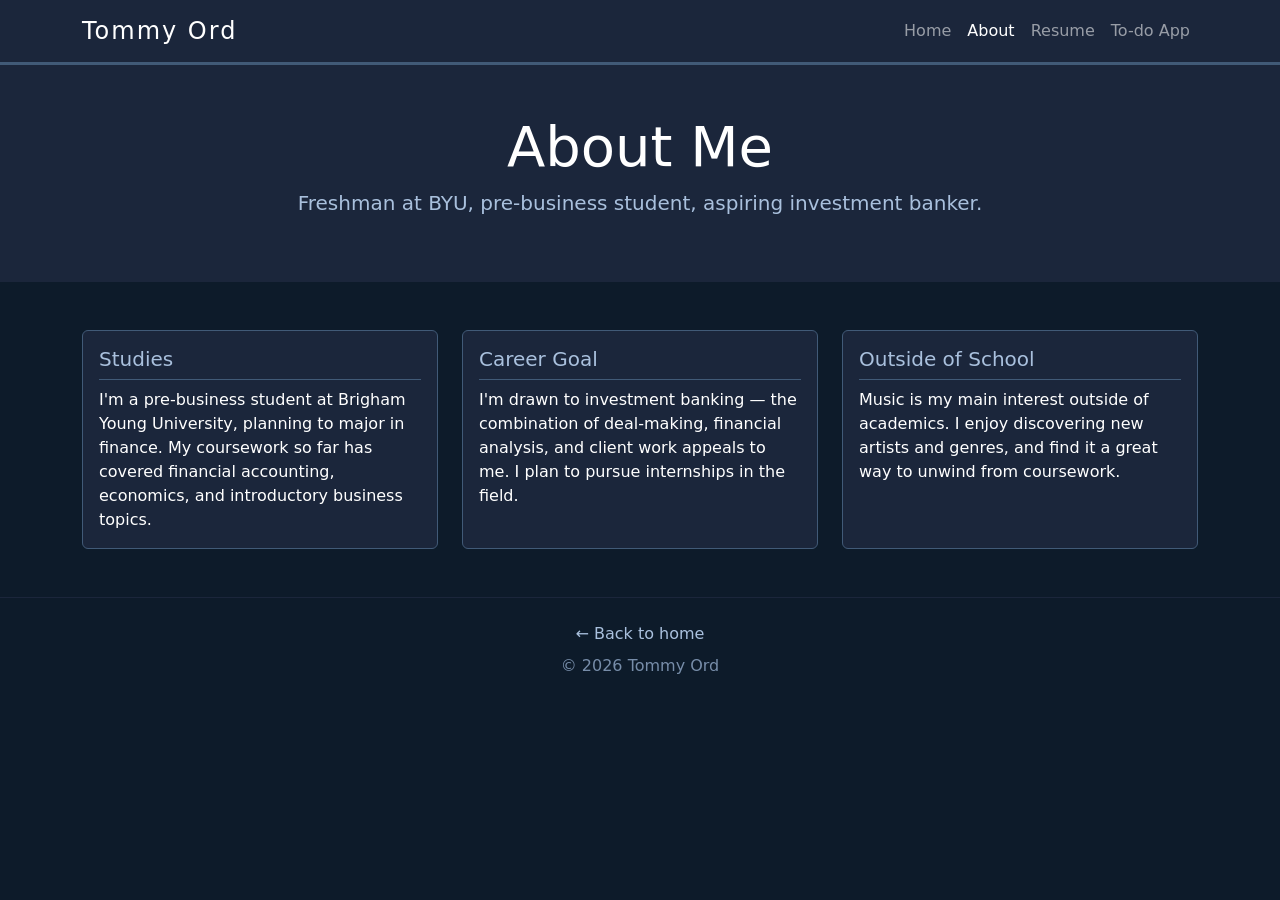
<file: about.html>
<!DOCTYPE html>
<html lang="en">
<head>
    <meta charset="UTF-8">
    <meta name="viewport" content="width=device-width, initial-scale=1.0">
    <title>About Tommy Ord</title>

    <!-- Bootstrap CSS from downloaded files -->
    <link href="bootstrap/css/bootstrap.min.css" rel="stylesheet">

    <!-- My custom CSS (loaded AFTER Bootstrap so it can override) -->
    <link rel="stylesheet" href="bootstrap-custom.css">
</head>
<body>

    <!-- Navigation bar -->
    <nav class="navbar navbar-expand-lg navbar-dark bg-dark">
        <div class="container">
            <a class="navbar-brand" href="index.html">Tommy Ord</a>
            <button class="navbar-toggler" type="button" data-bs-toggle="collapse" data-bs-target="#navbarNav">
                <span class="navbar-toggler-icon"></span>
            </button>
            <div class="collapse navbar-collapse" id="navbarNav">
                <ul class="navbar-nav ms-auto">
                    <li class="nav-item"><a class="nav-link" href="index.html">Home</a></li>
                    <li class="nav-item"><a class="nav-link active" href="about.html">About</a></li>
                    <li class="nav-item"><a class="nav-link" href="resume.html">Resume</a></li>
                    <li class="nav-item"><a class="nav-link" href="todo.html">To-do App</a></li>
                </ul>
            </div>
        </div>
    </nav>

    <!-- Hero section -->
    <section class="hero text-center py-5">
        <div class="container">
            <h1 class="display-4">About Me</h1>
            <p class="lead">Freshman at BYU, pre-business student, aspiring investment banker.</p>
        </div>
    </section>

    <!-- Content cards -->
    <section class="container my-5">
        <div class="row g-4">

            <div class="col-md-4">
                <div class="card h-100">
                    <div class="card-body">
                        <h5 class="card-title">Studies</h5>
                        <p class="card-text">
                            I'm a pre-business student at Brigham Young University, planning to major in finance.
                            My coursework so far has covered financial accounting, economics,
                            and introductory business topics.
                        </p>
                    </div>
                </div>
            </div>

            <div class="col-md-4">
                <div class="card h-100">
                    <div class="card-body">
                        <h5 class="card-title">Career Goal</h5>
                        <p class="card-text">
                            I'm drawn to investment banking &mdash; the combination of deal-making,
                            financial analysis, and client work appeals to me. I plan to
                            pursue internships in the field.
                        </p>
                    </div>
                </div>
            </div>

            <div class="col-md-4">
                <div class="card h-100">
                    <div class="card-body">
                        <h5 class="card-title">Outside of School</h5>
                        <p class="card-text">
                            Music is my main interest outside of academics. I enjoy
                            discovering new artists and genres, and find it a great way
                            to unwind from coursework.
                        </p>
                    </div>
                </div>
            </div>

        </div>
    </section>

    <!-- Footer with link back to scratch page -->
    <footer class="text-center py-4">
        <div class="container">
            <a href="index.html" class="back-link">&larr; Back to home</a>
            <p class="mt-2 mb-0 text-muted">&copy; 2026 Tommy Ord</p>
        </div>
    </footer>

    <!-- Bootstrap JavaScript from downloaded files -->
    <script src="bootstrap/js/bootstrap.bundle.min.js"></script>
</body>
</html>
</file>
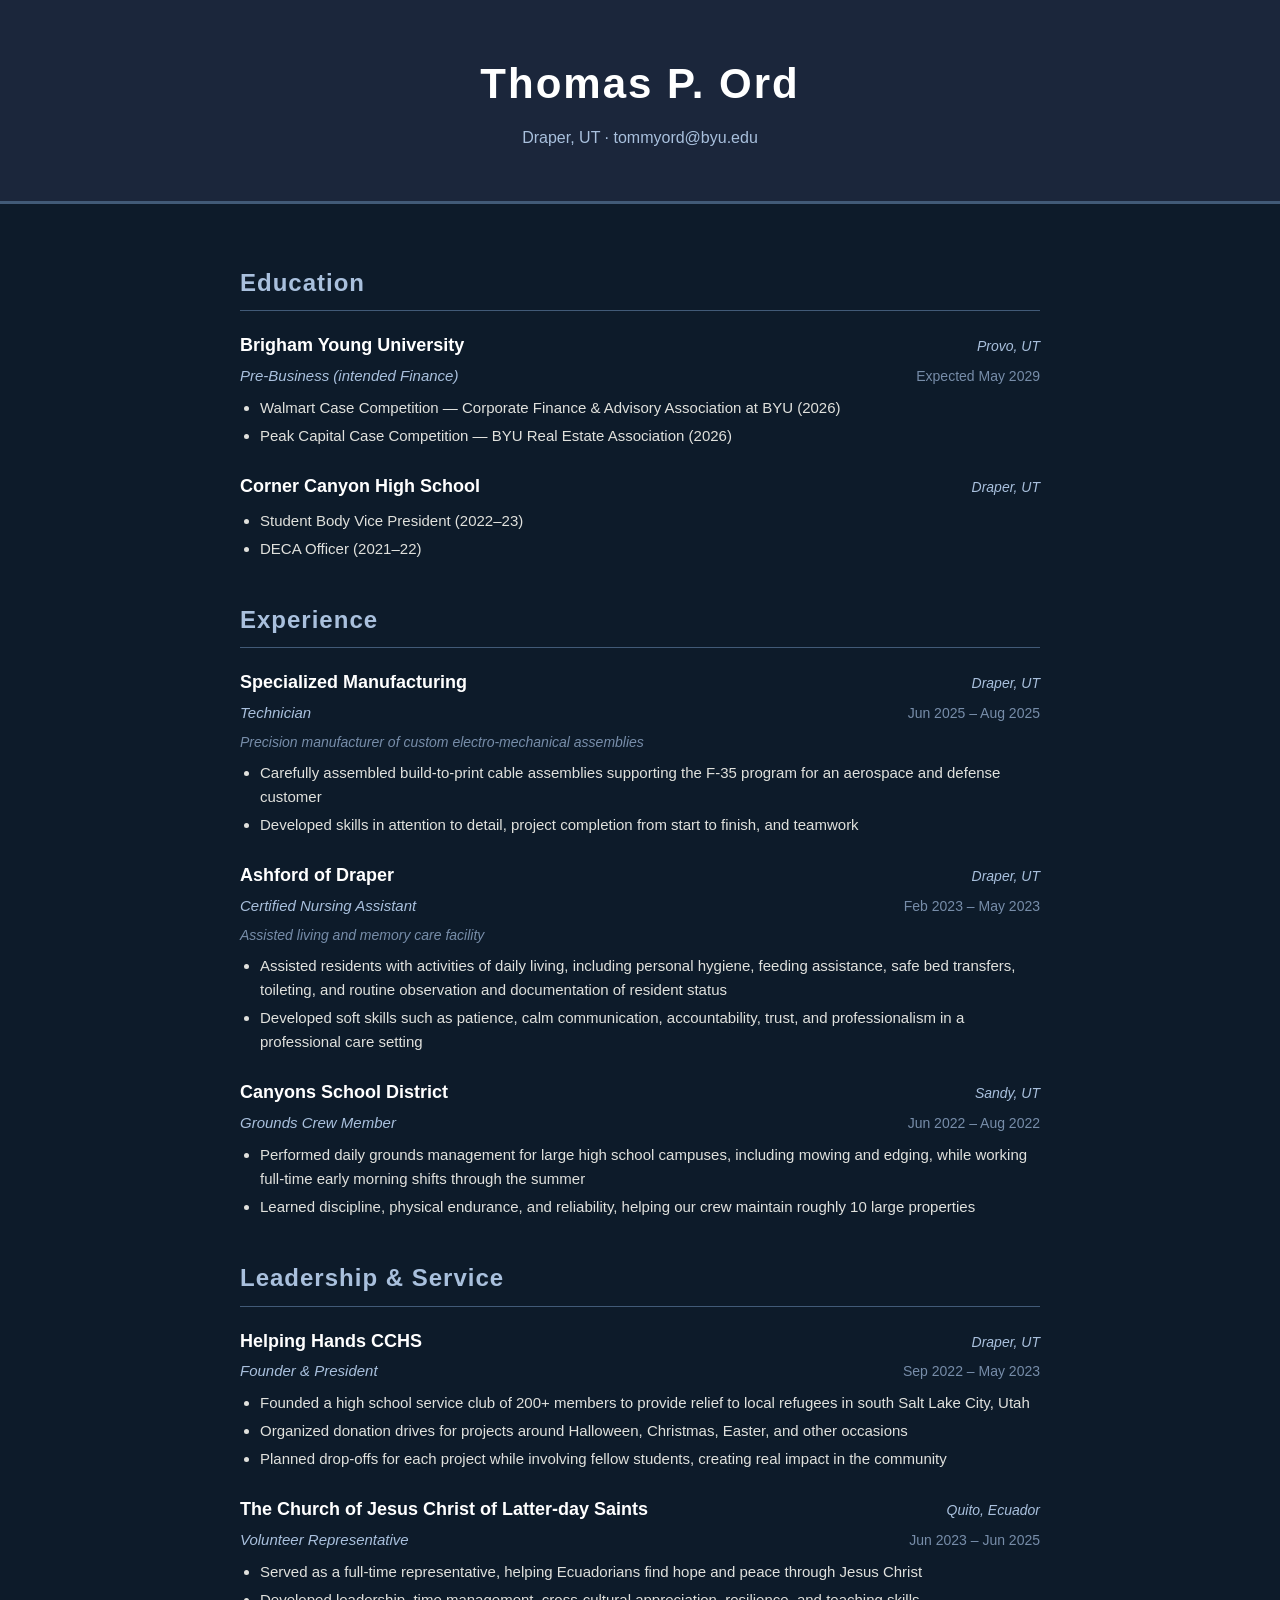
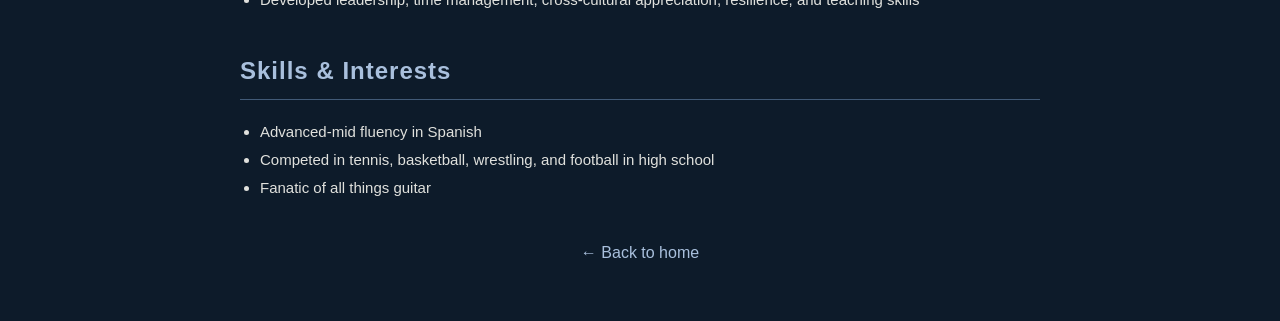
<file: resume.html>
<!DOCTYPE html>
<html lang="en">
<head>
    <meta charset="UTF-8">
    <meta name="viewport" content="width=device-width, initial-scale=1.0">
    <title>Resume | Thomas Ord</title>
    <link rel="stylesheet" href="resume.css">
</head>
<body>
    <header>
        <h1>Thomas P. Ord</h1>
        <p class="contact">Draper, UT &middot; <a href="mailto:tommyord@byu.edu">tommyord@byu.edu</a></p>
    </header>
    <main>
        <section>
            <h2>Education</h2>
            <div class="entry">
                <div class="entry-header"><h3>Brigham Young University</h3><span class="location">Provo, UT</span></div>
                <div class="entry-subheader"><em>Pre-Business (intended Finance)</em><span class="date">Expected May 2029</span></div>
                <ul>
                    <li>Walmart Case Competition &mdash; Corporate Finance &amp; Advisory Association at BYU (2026)</li>
                    <li>Peak Capital Case Competition &mdash; BYU Real Estate Association (2026)</li>
                </ul>
            </div>
            <div class="entry">
                <div class="entry-header"><h3>Corner Canyon High School</h3><span class="location">Draper, UT</span></div>
                <ul>
                    <li>Student Body Vice President (2022&ndash;23)</li>
                    <li>DECA Officer (2021&ndash;22)</li>
                </ul>
            </div>
        </section>
        <section>
            <h2>Experience</h2>
            <div class="entry">
                <div class="entry-header"><h3>Specialized Manufacturing</h3><span class="location">Draper, UT</span></div>
                <div class="entry-subheader"><em>Technician</em><span class="date">Jun 2025 &ndash; Aug 2025</span></div>
                <p class="org-desc">Precision manufacturer of custom electro-mechanical assemblies</p>
                <ul>
                    <li>Carefully assembled build-to-print cable assemblies supporting the F-35 program for an aerospace and defense customer</li>
                    <li>Developed skills in attention to detail, project completion from start to finish, and teamwork</li>
                </ul>
            </div>
            <div class="entry">
                <div class="entry-header"><h3>Ashford of Draper</h3><span class="location">Draper, UT</span></div>
                <div class="entry-subheader"><em>Certified Nursing Assistant</em><span class="date">Feb 2023 &ndash; May 2023</span></div>
                <p class="org-desc">Assisted living and memory care facility</p>
                <ul>
                    <li>Assisted residents with activities of daily living, including personal hygiene, feeding assistance, safe bed transfers, toileting, and routine observation and documentation of resident status</li>
                    <li>Developed soft skills such as patience, calm communication, accountability, trust, and professionalism in a professional care setting</li>
                </ul>
            </div>
            <div class="entry">
                <div class="entry-header"><h3>Canyons School District</h3><span class="location">Sandy, UT</span></div>
                <div class="entry-subheader"><em>Grounds Crew Member</em><span class="date">Jun 2022 &ndash; Aug 2022</span></div>
                <ul>
                    <li>Performed daily grounds management for large high school campuses, including mowing and edging, while working full-time early morning shifts through the summer</li>
                    <li>Learned discipline, physical endurance, and reliability, helping our crew maintain roughly 10 large properties</li>
                </ul>
            </div>
        </section>
        <section>
            <h2>Leadership &amp; Service</h2>
            <div class="entry">
                <div class="entry-header"><h3>Helping Hands CCHS</h3><span class="location">Draper, UT</span></div>
                <div class="entry-subheader"><em>Founder &amp; President</em><span class="date">Sep 2022 &ndash; May 2023</span></div>
                <ul>
                    <li>Founded a high school service club of 200+ members to provide relief to local refugees in south Salt Lake City, Utah</li>
                    <li>Organized donation drives for projects around Halloween, Christmas, Easter, and other occasions</li>
                    <li>Planned drop-offs for each project while involving fellow students, creating real impact in the community</li>
                </ul>
            </div>
            <div class="entry">
                <div class="entry-header"><h3>The Church of Jesus Christ of Latter-day Saints</h3><span class="location">Quito, Ecuador</span></div>
                <div class="entry-subheader"><em>Volunteer Representative</em><span class="date">Jun 2023 &ndash; Jun 2025</span></div>
                <ul>
                    <li>Served as a full-time representative, helping Ecuadorians find hope and peace through Jesus Christ</li>
                    <li>Developed leadership, time management, cross-cultural appreciation, resilience, and teaching skills</li>
                </ul>
            </div>
        </section>
        <section>
            <h2>Skills &amp; Interests</h2>
            <ul>
                <li>Advanced-mid fluency in Spanish</li>
                <li>Competed in tennis, basketball, wrestling, and football in high school</li>
                <li>Fanatic of all things guitar</li>
            </ul>
        </section>
        <p class="back"><a href="index.html">&larr; Back to home</a></p>
    </main>
</body>
</html>
</file>
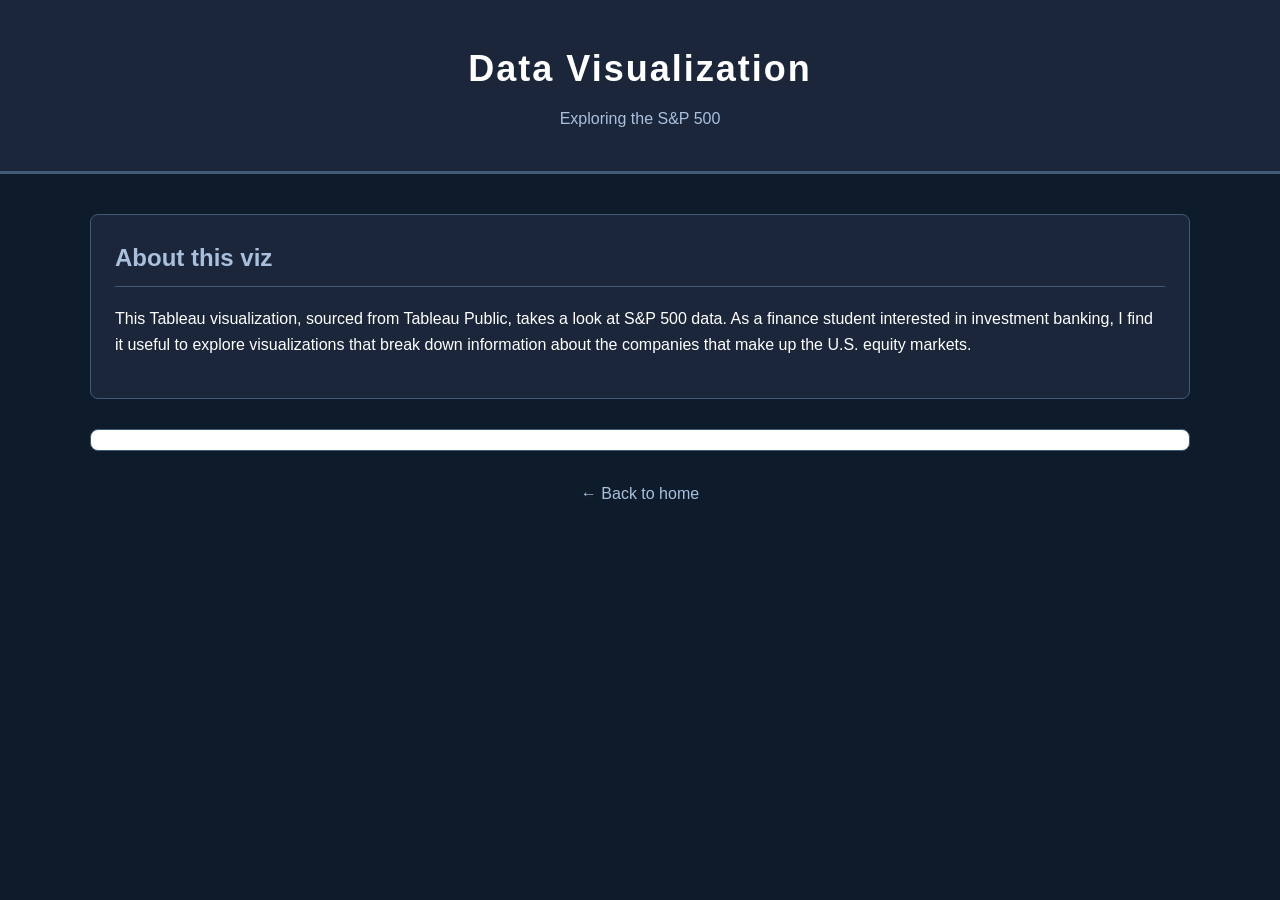
<file: tableau.html>
<!DOCTYPE html>
<html lang="en">
<head>
    <meta charset="UTF-8">
    <meta name="viewport" content="width=device-width, initial-scale=1.0">
    <title>Data Visualization | Tommy Ord</title>
    <link rel="stylesheet" href="tableau.css">
</head>
<body>

    <header>
        <h1>Data Visualization</h1>
        <p class="subtitle">Exploring the S&amp;P 500</p>
    </header>

    <main>

        <section class="description">
            <h2>About this viz</h2>
            <p>
                This Tableau visualization, sourced from Tableau Public, takes a look
                at S&amp;P 500 data. As a finance student interested in investment banking,
                I find it useful to explore visualizations that break down information
                about the companies that make up the U.S. equity markets.
            </p>
        </section>

        <!-- Tableau embed -->
        <div class='tableauPlaceholder' id='viz1776644424157' style='position: relative'>
            <noscript>
                <a href='#'>
                    <img alt='Sheet 4' src='https://public.tableau.com/static/images/SP/SPStarting/Sheet4/1_rss.png' style='border: none' />
                </a>
            </noscript>
            <object class='tableauViz' style='display:none;'>
                <param name='host_url' value='https%3A%2F%2Fpublic.tableau.com%2F' />
                <param name='embed_code_version' value='3' />
                <param name='site_root' value='' />
                <param name='name' value='SPStarting/Sheet4' />
                <param name='tabs' value='no' />
                <param name='toolbar' value='yes' />
                <param name='static_image' value='https://public.tableau.com/static/images/SP/SPStarting/Sheet4/1.png' />
                <param name='animate_transition' value='yes' />
                <param name='display_static_image' value='yes' />
                <param name='display_spinner' value='yes' />
                <param name='display_overlay' value='yes' />
                <param name='display_count' value='yes' />
                <param name='language' value='en-US' />
            </object>
        </div>
        <script type='text/javascript'>
            var divElement = document.getElementById('viz1776644424157');
            var vizElement = divElement.getElementsByTagName('object')[0];
            vizElement.style.width = '100%';
            vizElement.style.height = (divElement.offsetWidth * 0.75) + 'px';
            var scriptElement = document.createElement('script');
            scriptElement.src = 'https://public.tableau.com/javascripts/api/viz_v1.js';
            vizElement.parentNode.insertBefore(scriptElement, vizElement);
        </script>

        <p class="back">
            <a href="index.html">&larr; Back to home</a>
        </p>

    </main>

</body>
</html>
</file>
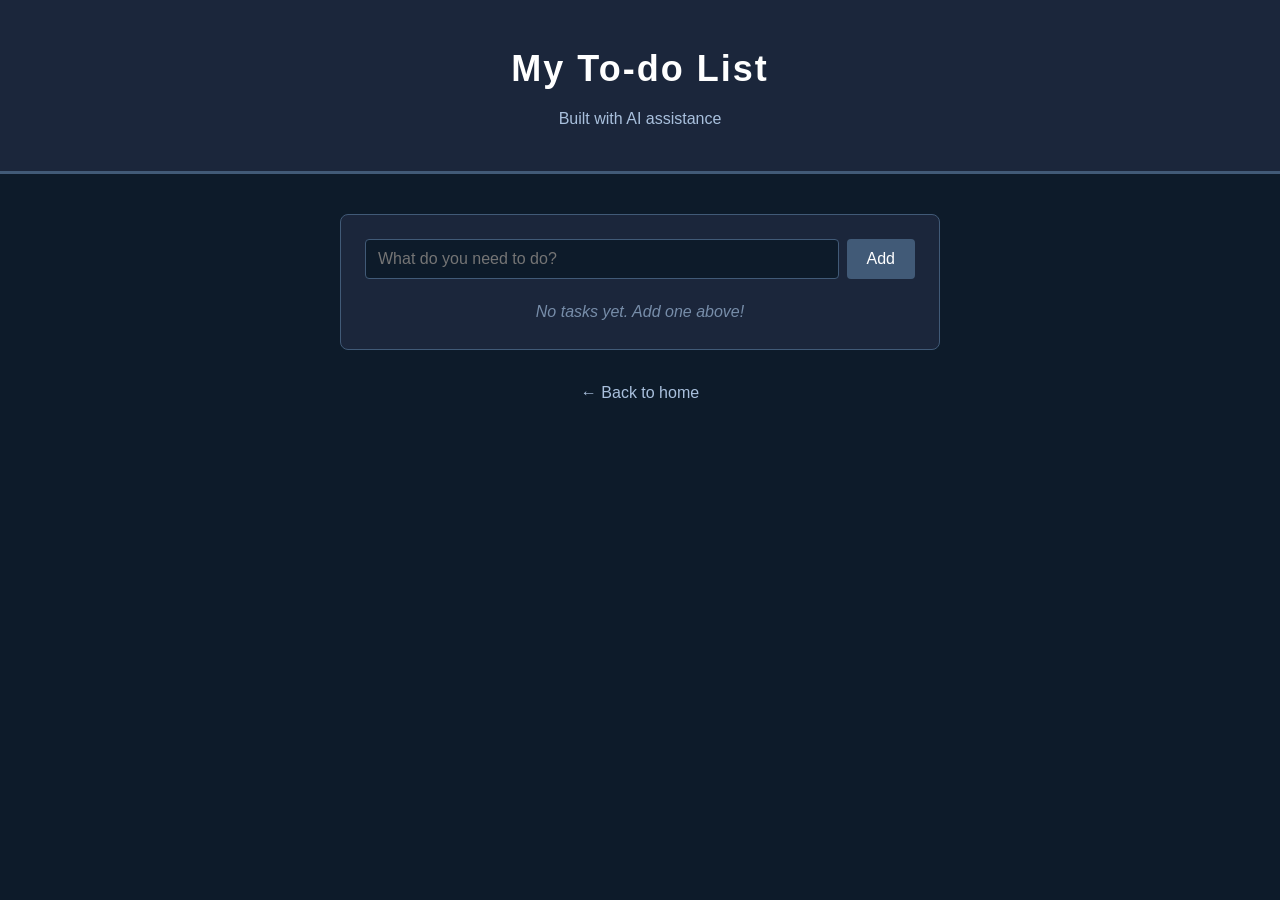
<file: todo.html>
<!DOCTYPE html>
<html lang="en">
<head>
    <meta charset="UTF-8">
    <meta name="viewport" content="width=device-width, initial-scale=1.0">
    <title>To-do List | Tommy Ord</title>
    <link rel="stylesheet" href="todo.css">
</head>
<body>

    <header>
        <h1>My To-do List</h1>
        <p class="subtitle">Built with AI assistance</p>
    </header>

    <main>
        <div class="todo-container">

            <!-- Input area -->
            <div class="input-row">
                <input type="text" id="taskInput" placeholder="What do you need to do?" maxlength="100">
                <button id="addBtn">Add</button>
            </div>

            <!-- The list of tasks appears here -->
            <ul id="taskList"></ul>

            <p id="emptyMessage">No tasks yet. Add one above!</p>
        </div>

        <p class="back">
            <a href="index.html">&larr; Back to home</a>
        </p>
    </main>

    <script>
        // Grab references to elements on the page
        const taskInput = document.getElementById('taskInput');
        const addBtn = document.getElementById('addBtn');
        const taskList = document.getElementById('taskList');
        const emptyMessage = document.getElementById('emptyMessage');

        // Function that adds a task
        function addTask() {
            const text = taskInput.value.trim();
            if (text === '') return; // Don't add empty tasks

            // Create the list item
            const li = document.createElement('li');

            // Create the checkbox
            const checkbox = document.createElement('input');
            checkbox.type = 'checkbox';
            checkbox.addEventListener('change', () => {
                li.classList.toggle('completed');
            });

            // Create the text span
            const span = document.createElement('span');
            span.textContent = text;

            // Create the delete button
            const deleteBtn = document.createElement('button');
            deleteBtn.textContent = '×';
            deleteBtn.className = 'delete';
            deleteBtn.addEventListener('click', () => {
                li.remove();
                updateEmptyMessage();
            });

            // Put it all together
            li.appendChild(checkbox);
            li.appendChild(span);
            li.appendChild(deleteBtn);
            taskList.appendChild(li);

            // Clear the input and update the empty message
            taskInput.value = '';
            updateEmptyMessage();
        }

        // Show/hide the "no tasks" message
        function updateEmptyMessage() {
            if (taskList.children.length === 0) {
                emptyMessage.style.display = 'block';
            } else {
                emptyMessage.style.display = 'none';
            }
        }

        // Wire up the button and Enter key
        addBtn.addEventListener('click', addTask);
        taskInput.addEventListener('keypress', (e) => {
            if (e.key === 'Enter') addTask();
        });
    </script>

</body>
</html>
</file>
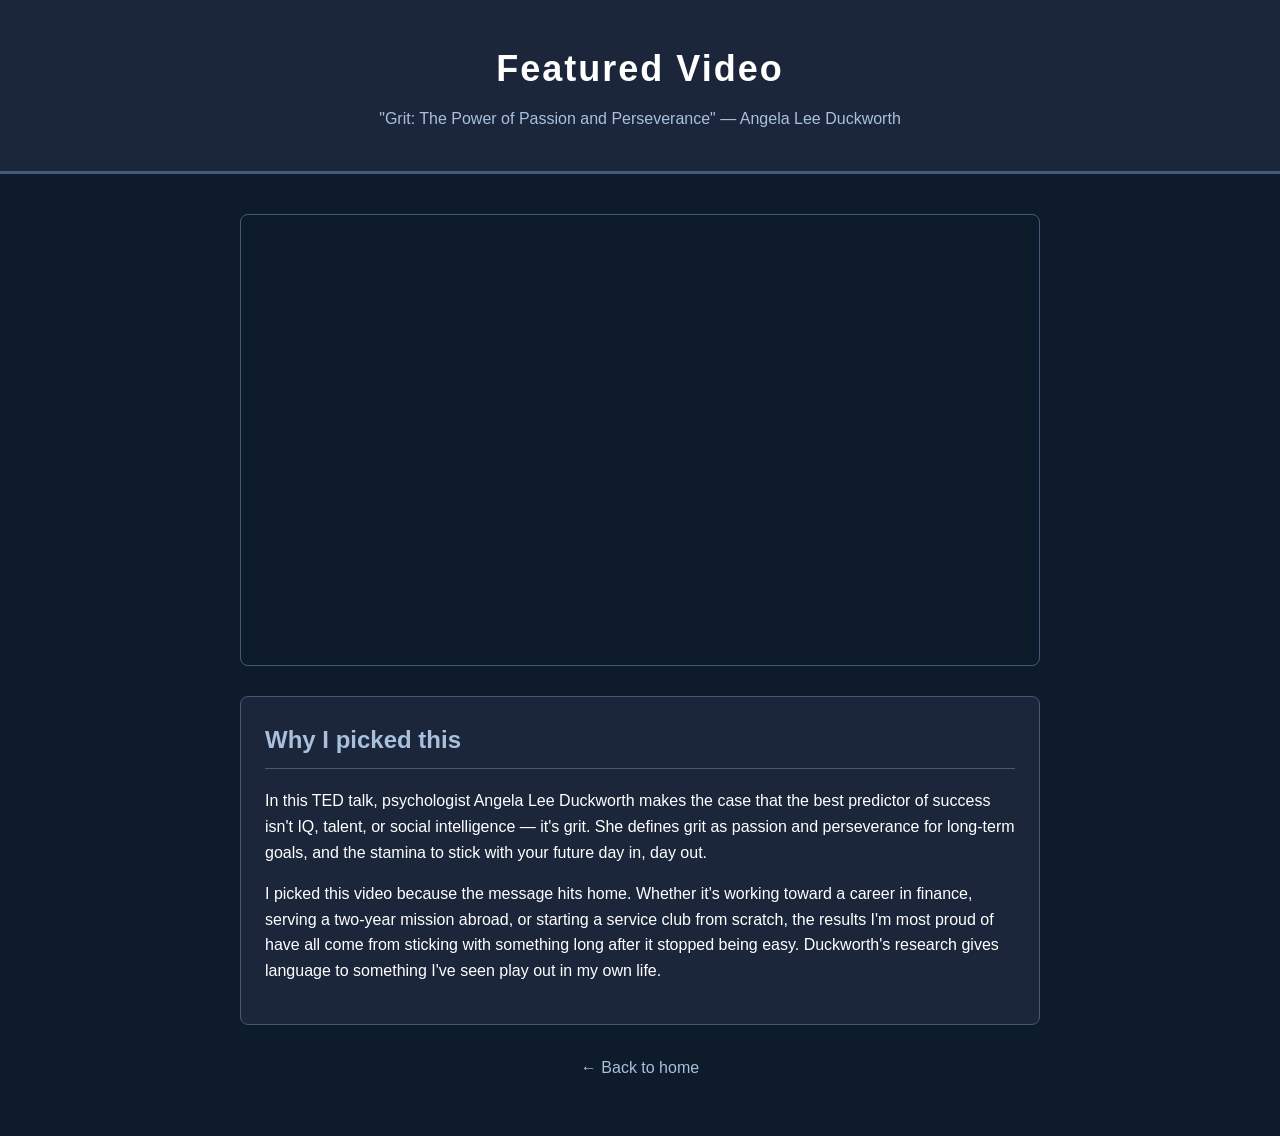
<file: video.html>
<!DOCTYPE html>
<html lang="en">
<head>
    <meta charset="UTF-8">
    <meta name="viewport" content="width=device-width, initial-scale=1.0">
    <title>Featured Video | Tommy Ord</title>
    <link rel="stylesheet" href="video.css">
</head>
<body>

    <header>
        <h1>Featured Video</h1>
        <p class="subtitle">"Grit: The Power of Passion and Perseverance" &mdash; Angela Lee Duckworth</p>
    </header>

    <main>
        <div class="video-container">
            <iframe
                src="https://www.youtube.com/embed/H14bBuluwB8"
                title="Grit: The Power of Passion and Perseverance - Angela Lee Duckworth"
                frameborder="0"
                allow="accelerometer; autoplay; clipboard-write; encrypted-media; gyroscope; picture-in-picture; web-share"
                referrerpolicy="strict-origin-when-cross-origin"
                allowfullscreen>
            </iframe>
        </div>

        <section class="description">
            <h2>Why I picked this</h2>
            <p>
                In this TED talk, psychologist Angela Lee Duckworth makes the case
                that the best predictor of success isn't IQ, talent, or social intelligence &mdash;
                it's grit. She defines grit as passion and perseverance for long-term goals,
                and the stamina to stick with your future day in, day out.
            </p>
            <p>
                I picked this video because the message hits home. Whether it's
                working toward a career in finance, serving a two-year mission abroad,
                or starting a service club from scratch, the results I'm most proud of
                have all come from sticking with something long after it stopped being
                easy. Duckworth's research gives language to something I've seen play
                out in my own life.
            </p>
        </section>

        <p class="back">
            <a href="index.html">&larr; Back to home</a>
        </p>
    </main>

</body>
</html>
</file>
<file: resume.css>
/* Base styles */
body {
    margin: 0;
    padding: 0;
    font-family: -apple-system, BlinkMacSystemFont, "Segoe UI", Arial, sans-serif;
    background-color: #0d1b2a;
    color: #ffffff;
    line-height: 1.6;
}

/* Header */
header {
    background-color: #1b263b;
    padding: 50px 40px;
    text-align: center;
    border-bottom: 3px solid #415a77;
}

header h1 {
    margin: 0;
    font-size: 42px;
    letter-spacing: 2px;
}

.contact {
    margin: 8px 0 0;
    color: #a9c0dd;
    font-size: 16px;
}

.contact a {
    color: #a9c0dd;
    text-decoration: none;
}

.contact a:hover {
    color: #ffffff;
    text-decoration: underline;
}

/* Main content */
main {
    max-width: 800px;
    margin: 0 auto;
    padding: 40px 20px;
}

section {
    margin-bottom: 40px;
}

h2 {
    color: #a9c0dd;
    border-bottom: 1px solid #415a77;
    padding-bottom: 8px;
    margin-bottom: 20px;
    font-size: 24px;
    letter-spacing: 1px;
}

/* Each resume entry */
.entry {
    margin-bottom: 24px;
}

.entry-header {
    display: flex;
    justify-content: space-between;
    align-items: baseline;
    flex-wrap: wrap;
}

.entry-header h3 {
    margin: 0;
    font-size: 18px;
    color: #ffffff;
}

.location {
    color: #a9c0dd;
    font-size: 14px;
    font-style: italic;
}

.entry-subheader {
    display: flex;
    justify-content: space-between;
    align-items: baseline;
    margin-top: 4px;
    flex-wrap: wrap;
}

.entry-subheader em {
    color: #a9c0dd;
    font-size: 15px;
}

.date {
    color: #778da9;
    font-size: 14px;
}

.org-desc {
    margin: 6px 0 0;
    color: #778da9;
    font-size: 14px;
    font-style: italic;
}

/* Bullet lists */
ul {
    margin: 8px 0 0;
    padding-left: 20px;
}

ul li {
    margin: 4px 0;
    color: #e0e1dd;
    font-size: 15px;
}

/* Back link */
.back {
    text-align: center;
    margin-top: 40px;
}

.back a {
    color: #a9c0dd;
    text-decoration: none;
    font-size: 16px;
}

.back a:hover {
    color: #ffffff;
}
</file>
<file: tableau.css>
/* Base styles */
body {
    margin: 0;
    padding: 0;
    font-family: -apple-system, BlinkMacSystemFont, "Segoe UI", Arial, sans-serif;
    background-color: #0d1b2a;
    color: #ffffff;
    line-height: 1.6;
    min-height: 100vh;
}

/* Header */
header {
    background-color: #1b263b;
    padding: 40px;
    text-align: center;
    border-bottom: 3px solid #415a77;
}

header h1 {
    margin: 0;
    font-size: 36px;
    letter-spacing: 2px;
}

.subtitle {
    color: #a9c0dd;
    margin: 8px 0 0;
}

/* Main content */
main {
    max-width: 1100px;
    margin: 0 auto;
    padding: 40px 20px;
}

/* Description section */
.description {
    background-color: #1b263b;
    border: 1px solid #415a77;
    border-radius: 8px;
    padding: 24px;
    margin-bottom: 30px;
}

.description h2 {
    color: #a9c0dd;
    border-bottom: 1px solid #415a77;
    padding-bottom: 8px;
    margin-top: 0;
}

/* Tableau viz container */
.tableauPlaceholder {
    background-color: #ffffff;
    padding: 10px;
    border-radius: 8px;
    border: 1px solid #415a77;
    overflow: auto;
}

/* Back link */
.back {
    text-align: center;
    margin-top: 30px;
}

.back a {
    color: #a9c0dd;
    text-decoration: none;
    font-size: 16px;
}

.back a:hover {
    color: #ffffff;
}
</file>
<file: todo.css>
/* Base styles */
body {
    margin: 0;
    padding: 0;
    font-family: -apple-system, BlinkMacSystemFont, "Segoe UI", Arial, sans-serif;
    background-color: #0d1b2a;
    color: #ffffff;
    line-height: 1.6;
    min-height: 100vh;
}

/* Header */
header {
    background-color: #1b263b;
    padding: 40px;
    text-align: center;
    border-bottom: 3px solid #415a77;
}

header h1 {
    margin: 0;
    font-size: 36px;
    letter-spacing: 2px;
}

.subtitle {
    color: #a9c0dd;
    margin: 8px 0 0;
}

/* Main content area */
main {
    max-width: 600px;
    margin: 0 auto;
    padding: 40px 20px;
}

.todo-container {
    background-color: #1b263b;
    border: 1px solid #415a77;
    border-radius: 8px;
    padding: 24px;
}

/* Input row */
.input-row {
    display: flex;
    gap: 8px;
    margin-bottom: 20px;
}

#taskInput {
    flex: 1;
    padding: 10px 12px;
    font-size: 16px;
    background-color: #0d1b2a;
    border: 1px solid #415a77;
    border-radius: 4px;
    color: #ffffff;
}

#taskInput:focus {
    outline: none;
    border-color: #a9c0dd;
}

#addBtn {
    padding: 10px 20px;
    font-size: 16px;
    background-color: #415a77;
    color: #ffffff;
    border: none;
    border-radius: 4px;
    cursor: pointer;
}

#addBtn:hover {
    background-color: #a9c0dd;
    color: #0d1b2a;
}

/* Task list */
#taskList {
    list-style: none;
    padding: 0;
    margin: 0;
}

#taskList li {
    display: flex;
    align-items: center;
    gap: 10px;
    padding: 10px 0;
    border-bottom: 1px solid #415a77;
}

#taskList li:last-child {
    border-bottom: none;
}

#taskList li span {
    flex: 1;
    font-size: 16px;
}

/* Completed tasks get a strikethrough */
#taskList li.completed span {
    text-decoration: line-through;
    color: #778da9;
}

/* Delete button */
.delete {
    background: transparent;
    color: #a9c0dd;
    border: none;
    font-size: 24px;
    cursor: pointer;
    padding: 0 8px;
    line-height: 1;
}

.delete:hover {
    color: #ff6b6b;
}

/* Empty state message */
#emptyMessage {
    text-align: center;
    color: #778da9;
    font-style: italic;
    margin: 20px 0 0;
}

/* Back link */
.back {
    text-align: center;
    margin-top: 30px;
}

.back a {
    color: #a9c0dd;
    text-decoration: none;
}

.back a:hover {
    color: #ffffff;
}
</file>
<file: video.css>
/* Base styles */
body {
    margin: 0;
    padding: 0;
    font-family: -apple-system, BlinkMacSystemFont, "Segoe UI", Arial, sans-serif;
    background-color: #0d1b2a;
    color: #ffffff;
    line-height: 1.6;
    min-height: 100vh;
}

/* Header */
header {
    background-color: #1b263b;
    padding: 40px;
    text-align: center;
    border-bottom: 3px solid #415a77;
}

header h1 {
    margin: 0;
    font-size: 36px;
    letter-spacing: 2px;
}

.subtitle {
    color: #a9c0dd;
    margin: 8px 0 0;
}

/* Main content */
main {
    max-width: 800px;
    margin: 0 auto;
    padding: 40px 20px;
}

/* Video container — keeps the video responsive */
.video-container {
    position: relative;
    padding-bottom: 56.25%;
    height: 0;
    overflow: hidden;
    margin-bottom: 30px;
    border: 1px solid #415a77;
    border-radius: 8px;
}

.video-container iframe {
    position: absolute;
    top: 0;
    left: 0;
    width: 100%;
    height: 100%;
}

/* Description section */
.description {
    background-color: #1b263b;
    border: 1px solid #415a77;
    border-radius: 8px;
    padding: 24px;
}

.description h2 {
    color: #a9c0dd;
    border-bottom: 1px solid #415a77;
    padding-bottom: 8px;
    margin-top: 0;
}

/* Back link */
.back {
    text-align: center;
    margin-top: 30px;
}

.back a {
    color: #a9c0dd;
    text-decoration: none;
    font-size: 16px;
}

.back a:hover {
    color: #ffffff;
}
</file>
